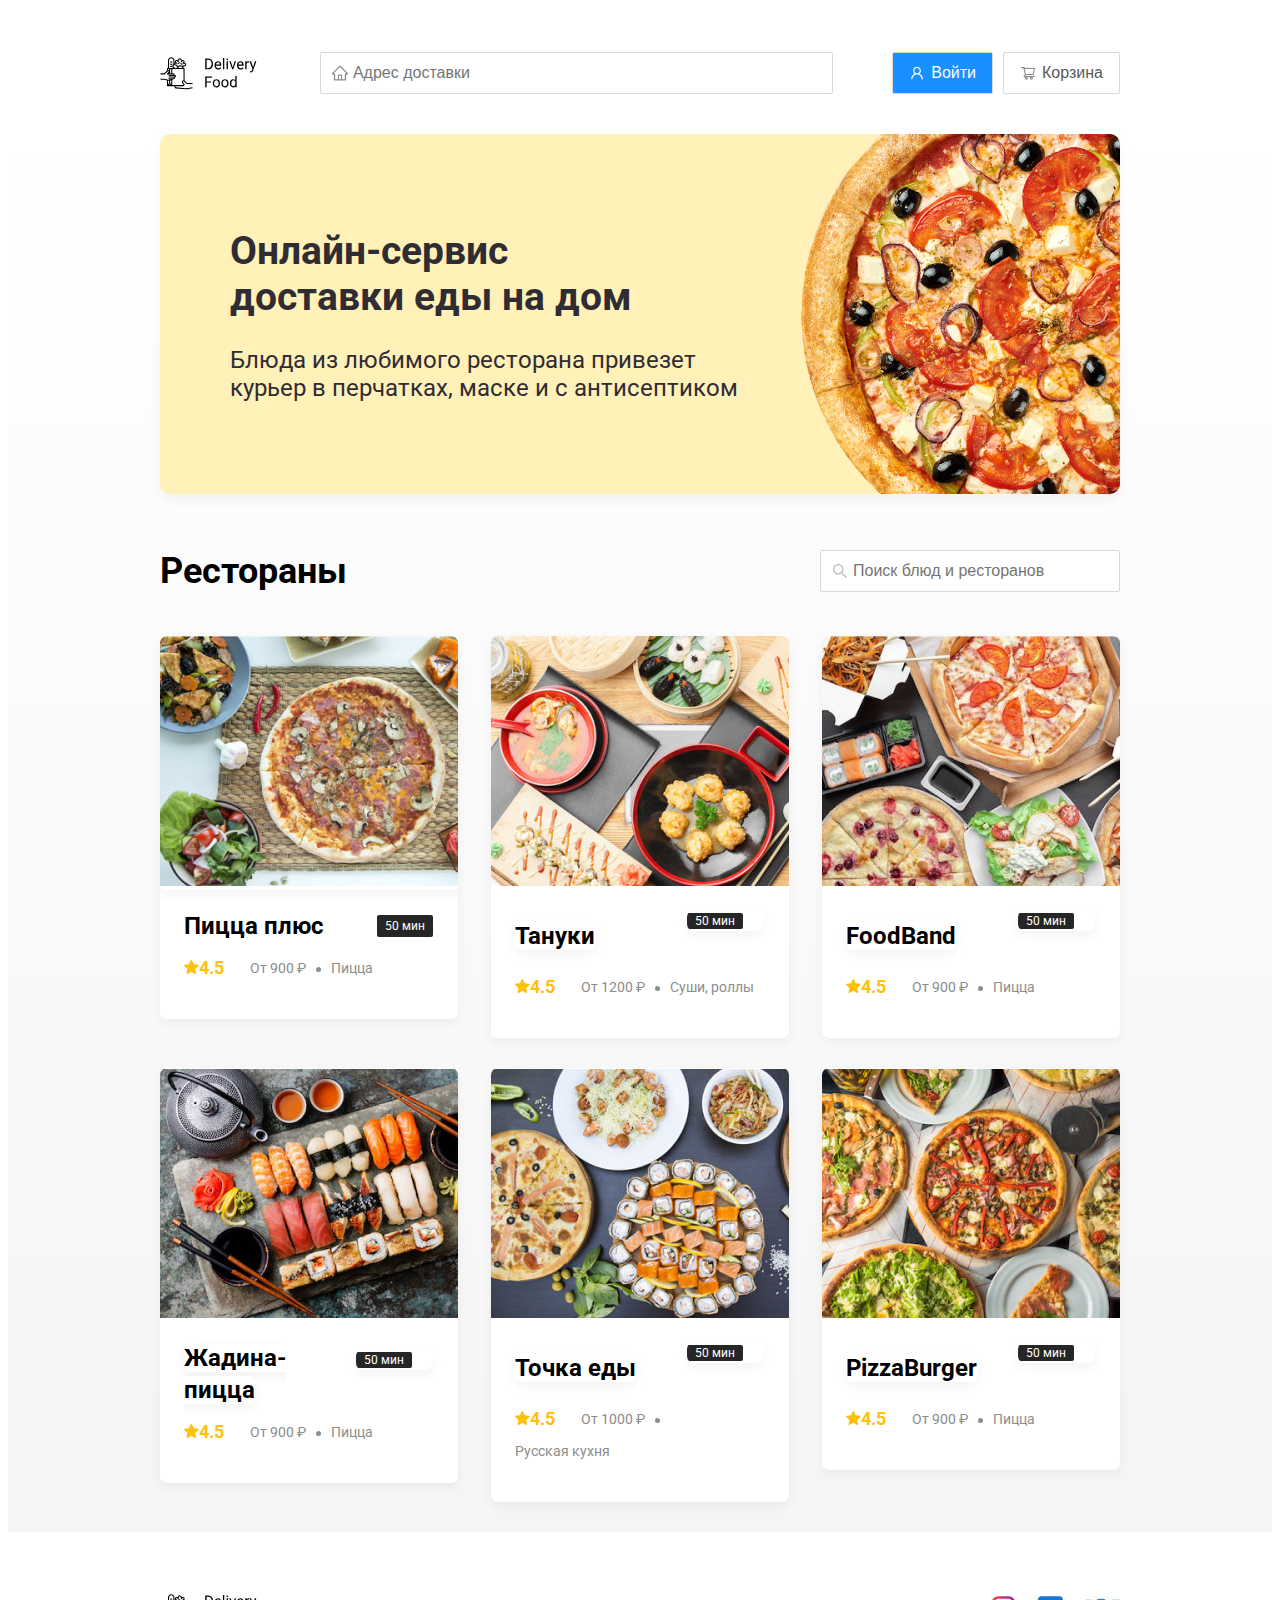
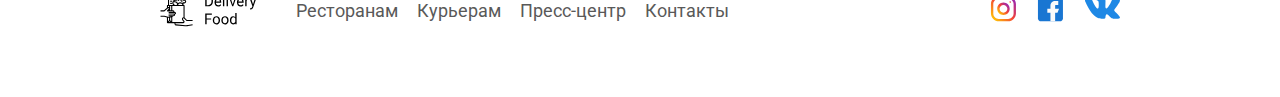
<file: index.html>
<!DOCTYPE html>
<html lang="ru">
<head>
	<meta charset="UTF-8">
	<meta name="viewport" content="width=device-width, initial-scale=1.0">
	<title>Delivery Foot - доставка еды на дом</title>
	<link rel="preconnect" href="https://fonts.gstatic.com">
	<link href="https://fonts.googleapis.com/css2?family=Roboto:wght@400;700&display=swap" rel="stylesheet">
	<link rel="stylesheet" type="text/css" href="css/style.css">

</head>
<body>
<div class="container">
	<header class="header">
		<img src="img/logo.svg" alt="logo" class="logo">
		<input type="text" class="input input-address" placeholder="Адрес доставки">
		<div class="buttons">
			<button class="button button-primary">
				<img src="img/user.svg" alt="user" class="button-icon">
			<span class="button-text">Войти</span>
			</button>
			<button class="button">
			<img src="img/shopping-cart.svg" alt="shopping-cart" class="button-icon">
			<span class="button-text">Корзина</span>
			</button>
		</div>
	</header>
</div>
<!--container-->
<main class="main">
	<div class="container">
		<section class="promo">
		<h1 class="promo-title">Онлайн-сервис </br>доставки еды на дом</h1> 
		<p class="promo-text">
			Блюда из любимого ресторана привезет курьер в перчатках, маске и с антисептиком
		</p>
	</section>
	<section class="restaurants">
		<div class="section-heading">
			<h2 class="section-title">Рестораны</h2>
			<input type="text" class="input input-search" placeholder="Поиск блюд и ресторанов">
		</div>
		<div class="cards">
			<div class="card">
				<body link="#000000" vlink="#000000" alink="#000000"><a href="restaurant2.0.html"class="card"></body>

			<a href="restaurant.html" class="card">
				<img src="img/image.jpg" alt="image" class="card-image">
				<div class="card-text">
					<div class="card-heading">
						<h3 class="card-title">Пицца плюс</h3>

						<span class="card-tag tag">50 мин</span>
					</div>
					</a>
					<!--card-heading-->
					<div class="card-info">
						<div class="rating">
						<img src="img/ratins.svg" alt="ratin" class="rating-star"/>4.5</div>
						<div class="price">От 900 ₽</div>
						<div class="category">Пицца</div>
					</div>
				</div>				
			</div>
			<!--card-->
			<div class="card">
				<img src="img/image1.jpg" alt="image" class="card-image">
				<div class="card-text">
					<div class="card-heading">
						
						<h3 class="card-title">
							<a href="restaurant.html" class="card">
						Тануки</h3>
						<span class="card-tag tag">50 мин</span>
					</div>
					</a>
					<!--card-heading-->
					<div class="card-info">
						<div class="rating">
							<img src="img/ratins.svg" alt="ratin" class="rating-star"/>4.5</div>
						<div class="price">От 1200 ₽</div>
						<div class="category">Суши, роллы</div>
					</div>
				</div>

				
			</div>
			<!--card-->
			<div class="card">
				<img src="img/image2.jpg" alt="image" class="card-image">
				<div class="card-text">
					<div class="card-heading">
						<h3 class="card-title">			<a href="restaurant.html" class="card">
						FoodBand</h3>
						<span class="card-tag tag">50 мин</span>
					</div>
					<!--card-heading-->
					<div class="card-info">
						<div class="rating">
							<img src="img/ratins.svg" alt="ratin" class="rating-star"/>4.5</div>
						<div class="price">От 900 ₽</div>
						<div class="category">Пицца</div>
					</div>
				</div>
</a>
				
			</div>
			<!--card-->
			<div class="card">
				<img src="img/image3.jpg" alt="image" class="card-image">
				<div class="card-text">
					<div class="card-heading">
						<h3 class="card-title">
							<a href="restaurant.html" class="card">
						Жадина-пицца</h3>
						<span class="card-tag tag">50 мин</span>
					</div>
					<!--card-heading-->
					<div class="card-info">
						<div class="rating">
							<img src="img/ratins.svg" alt="ratin" class="rating-star"/>4.5</div>
						<div class="price">От 900 ₽</div>
						<div class="category">Пицца</div>
					</div>
				</div>
</a>
				
			</div>
			<!--card-->
			<div class="card">
				<img src="img/image4.jpg" alt="image" class="card-image">
				<div class="card-text">
					<div class="card-heading">
						<h3 class="card-title">
							<a href="restaurant.html" class="card">
						Точка еды</h3>
						<span class="card-tag tag">50 мин</span>
					</div>
					<!--card-heading-->
					<div class="card-info">
						<div class="rating">
							<img src="img/ratins.svg" alt="ratin" class="rating-star"/>4.5</div>
						<div class="price">От 1000 ₽</div>
						<div class="category">Русская кухня</div>
					</div>
				</div>
</a>
				
			</div>
			<!--card-->
			<div class="card">
				<img src="img/image5.jpg" alt="image" class="card-image">
				<div class="card-text">
					<div class="card-heading">
						<h3 class="card-title">
							<a href="restaurant.html" class="card">
						PizzaBurger</h3>
						<span class="card-tag tag">50 мин</span>
					</div>
					<!--card-heading-->
					<div class="card-info">
						<div class="rating">
							<img src="img/ratins.svg" alt="ratin" class="rating-star"/>4.5</div>
						<div class="price">От 900 ₽</div>
						<div class="category">Пицца</div>
					</div>
				</div>
</a>
				
			</div>
			<!--card-->
		</div>
		<!--cards-->
		
	</section>
	</div>
	<!--/.container-->
	
</main>
<footer class="footer">
	<div class="container">
		<div class="footer-block">
			<img src="img/logo.svg" alt="logo" class="logo footer-logo">
			<nav class="footer-nav">
				<a href="#" class="footer-link">Ресторанам</a>
				<a href="#" class="footer-link">Курьерам</a>
				<a href="#" class="footer-link">Пресс-центр</a>
				<a href="#" class="footer-link">Контакты</a>
			</nav>
			<div class="social-links">
				<a href="#" class="social-link"><img src="img/instagram.svg" alt="instagram"></a>
				<a href="#" class="social-link"><img src="img/fb.svg" alt="facebook"></a>
				<a href="#" class="social-link"><img src="img/vk.svg" alt="vk"></a>
			</div>
		</div>
		
	</div>
</footer>
	
	
</body>
</html>
</file>
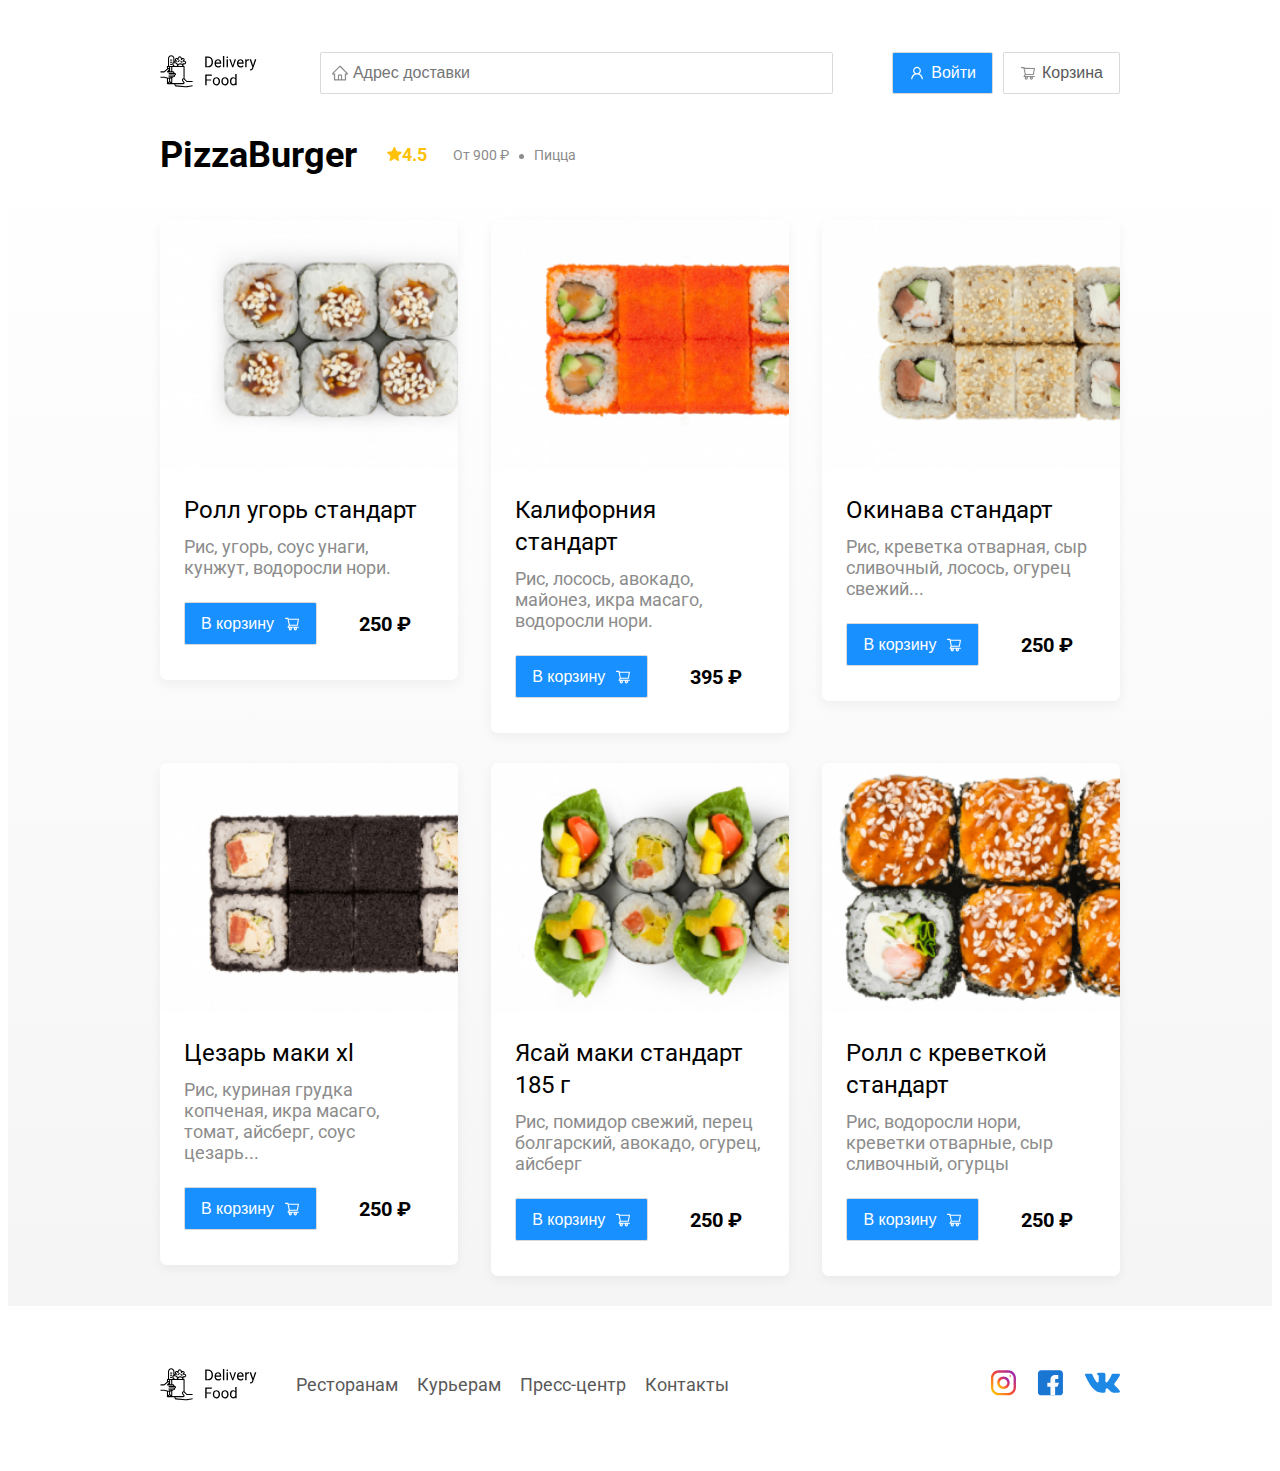
<file: restaurant.html>
<!DOCTYPE html>
<html lang="ru">
<head>
	<meta charset="UTF-8">
	<meta name="viewport" content="width=device-width, initial-scale=1.0">
	<title>PizzaBurger - доставка еды на дом</title>
	<link rel="preconnect" href="https://fonts.gstatic.com">
	<link href="https://fonts.googleapis.com/css2?family=Roboto:wght@400;700&display=swap" rel="stylesheet">

	<link rel="stylesheet" type="text/css" href="css/style.css">
<link
    rel="stylesheet"
    href="https://cdnjs.cloudflare.com/ajax/libs/animate.css/4.1.1/animate.min.css"
  />
</head>
<body>
<div class="container">
	<header class="header">
		<a href="index.html" class="logo animate__animated animate__bounceIn">
		<img src="img/logo.svg" alt="logo" class="logo">
		</a>
		<input type="text" class="input input-address" placeholder="Адрес доставки">
		<div class="buttons">
			<button class="button button-primary">
				<img src="img/user.svg" alt="user" class="button-icon">
			<span class="button-text">Войти</span>
			</button>
			<button class="button" id="card-button">
			<img src="img/shopping-cart.svg" alt="shopping-cart" class="button-icon">
			<span class="button-text">Корзина</span>
			</button>
		</div>
	</header>
</div>
<!--container-->
<main class="main">
	<div class="container">
		
	<section class="restaurants">
		<div class="section-heading">
			<h2 class="section-title">PizzaBurger</h2>
			<div class="card-info">
				<div class="rating">
				<img src="img/ratins.svg" alt="ratin" class="rating-star"/>4.5</div>
				<div class="price">От 900 ₽</div>
				<div class="category">Пицца</div>
			</div>
			<!--card-info-->
		</div>
		<div class="cards">
			<div class="card">
				<img src="img/Roll-standard.jpg" alt="image" class="card-image">
				<div class="card-text">
					<div class="card-heading">
						<h3 class="card-title card-title-reg">Ролл угорь стандарт</h3>
					</div>			
				<!--card-heading-->
				<div class="card-info">
				    <div class="ingredients"> Рис, угорь, соус унаги, кунжут, водоросли нори. </div>
				</div>
				<!--card-info-->
				<div class= "card-buttons">
				    <button class= "button button-primary"> 
				        <span class ="button-card-text"> В корзину </span>  
				        <img src="img/shopping-car-white.svg" alt="shopping-car" class="button-card-image">
				    </button>
				    <strong class="card-price-bold">250 ₽</strong>
				</div>
			</div>
			<!--.card-text-->				
			</div>
			<!--card-->
			<div class="card">
				<img src="img/california.jpg" alt="image" class="card-image">
				<div class="card-text">
					<div class="card-heading">
						<h3 class="card-title card-title-reg">Калифорния стандарт</h3>
					</div>			
				<!--card-heading-->
				<div class="card-info">
				    <div class="ingredients">Рис, лосось, авокадо, майонез, икра масаго, водоросли нори.</div>
				</div>
				<!--card-info-->
				<div class= "card-buttons">
				    <button class= "button button-primary"> 
				        <span class ="button-card-text"> В корзину </span>  
				        <img src="img/shopping-car-white.svg" alt="shopping-car" class="button-card-image">
				    </button>
				    <strong class="card-price-bold">395 ₽</strong>
				</div>
			</div>

				
			</div>
			<!--card-->
			<div class="card">
				<img src="img/Okinawa.jpg" alt="image" class="card-image">
				<div class="card-text">
					<div class="card-heading">
						<h3 class="card-title card-title-reg">Окинава стандарт</h3>
					</div>			
				<!--card-heading-->
				<div class="card-info">
				    <div class="ingredients">  Рис, креветка отварная, сыр сливочный, лосось, огурец свежий... </div>
				</div>
				<!--card-info-->
				<div class= "card-buttons">
				    <button class= "button button-primary"> 
				        <span class ="button-card-text"> В корзину </span>  
				        <img src="img/shopping-car-white.svg" alt="shopping-car" class="button-card-image">
				    </button>
				    <strong class="card-price-bold">250 ₽</strong>
				</div>
			</div>
				
			</div>
			<!--card-->
			<div class="card">
				<img src="img/Maki.jpg" alt="image" class="card-image">
				<div class="card-text">
					<div class="card-heading">
						<h3 class="card-title card-title-reg">Цезарь маки хl</h3>
					</div>			
				<!--card-heading-->
				<div class="card-info">
				    <div class="ingredients">Рис, куриная грудка копченая, икра масаго, томат, айсберг, соус цезарь... </div>
				</div>
				<!--card-info-->
				<div class= "card-buttons">
				    <button class= "button button-primary"> 
				        <span class ="button-card-text"> В корзину </span>  
				        <img src="img/shopping-car-white.svg" alt="shopping-car" class="button-card-image">
				    </button>
				    <strong class="card-price-bold">250 ₽</strong>
				</div>
			</div>

				
			</div>
			<!--card-->
			<div class="card">
				<img src="img/Yasa-Maki.jpg" alt="image" class="card-image">
				<div class="card-text">
					<div class="card-heading">
						<h3 class="card-title card-title-reg">Ясай маки стандарт 185 г</h3>
					</div>			
				<!--card-heading-->
				<div class="card-info">
				    <div class="ingredients"> Рис, помидор свежий, перец болгарский, авокадо, огурец, айсберг</div>
				</div>
				<!--card-info-->
				<div class= "card-buttons">
				    <button class= "button button-primary"> 
				        <span class ="button-card-text"> В корзину </span>  
				        <img src="img/shopping-car-white.svg" alt="shopping-car" class="button-card-image">
				    </button>
				    <strong class="card-price-bold">250 ₽</strong>
				</div>
			</div>

				
			</div>
			<!--card-->
			<div class="card">
				<img src="img/Shrimp-roll.jpg" alt="image" class="card-image">
				<div class="card-text">
					<div class="card-heading">
						<h3 class="card-title card-title-reg">Ролл с креветкой стандарт</h3>
					</div>			
				<!--card-heading-->
				<div class="card-info">
				    <div class="ingredients">Рис, водоросли нори, креветки отварные, сыр сливочный, огурцы </div>
				</div>
				<!--card-info-->
				<div class= "card-buttons">
				    <button class= "button button-primary"> 
				        <span class ="button-card-text"> В корзину </span>  
				        <img src="img/shopping-car-white.svg" alt="shopping-car" class="button-card-image">
				    </button>
				    <strong class="card-price-bold">250 ₽</strong>
				</div>
			</div>

				
			</div>
			<!--card-->
		</div>
		<!--cards-->
		
	</section>
	</div>
	<!--/.container-->
	
</main>
<footer class="footer">
	<div class="container">
		<div class="footer-block">
			<img src="img/logo.svg" alt="logo" class="logo footer-logo animate__animated animate__bounceIn">
			<nav class="footer-nav">
				<a href="#" class="footer-link">Ресторанам</a>
				<a href="#" class="footer-link">Курьерам</a>
				<a href="#" class="footer-link">Пресс-центр</a>
				<a href="#" class="footer-link">Контакты</a>
			</nav>
			<div class="social-links">
				<a href="#" class="social-link"><img src="img/instagram.svg" alt="instagram" class="animate__animated animate__pulse"></a>
				<a href="#" class="social-link"><img src="img/fb.svg" alt="facebook" class="animate__animated animate__pulse"></a>
				<a href="#" class="social-link"><img src="img/vk.svg" alt="vk" class="animate__animated animate__pulse"></a>
			</div>
		</div>
		
	</div>
</footer>
	<div class="modal">
		<div class="modal-dialog">
			<div class="modal-header">
			<h3 class="modal-title">Корзина</h3>
			<button class="close">&times;</button>
			</div>
			<!--modal-heder-->
			<div class="modal-body">
				<div class="foot-row">
					<span class="foot-name">Ролл угорь стандарт</span>
					<strong class="foot-price">250 ₽</strong>
					<div class="foot-counter">
						<button class="counter-button">-</button>
						<span class="counter">1</span>
						<button class="counter-button">+</button>
					</div>
				</div>
				<!--foot-row-->
				<div class="foot-row">
					<span class="foot-name">Ролл угорь стандарт</span>
					<strong class="foot-price">250 ₽</strong>
					<div class="foot-counter">
						<button class="counter-button">-</button>
						<span class="counter">1</span>
						<button class="counter-button">+</button>
					</div>
				</div>
				<!--foot-row-->
				<div class="foot-row">
					<span class="foot-name">Ролл угорь стандарт</span>
					<strong class="foot-price">250 ₽</strong>
					<div class="foot-counter">
						<button class="counter-button">-</button>
						<span class="counter">1</span>
						<button class="counter-button">+</button>
					</div>
				</div>
				<!--foot-row-->
				<div class="foot-row">
					<span class="foot-name">Ролл угорь стандарт</span>
					<strong class="foot-price">250 ₽</strong>
					<div class="foot-counter">
						<button class="counter-button">-</button>
						<span class="counter">1</span>
						<button class="counter-button">+</button>
					</div>
				</div>
				<!--foot-row-->
				<div class="foot-row">
					<span class="foot-name">Ролл угорь стандарт</span>
					<strong class="foot-price">250 ₽</strong>
					<div class="foot-counter">
						<button class="counter-button">-</button>
						<span class="counter">1</span>
						<button class="counter-button">+</button>
					</div>
				</div>
				<!--foot-row-->
			</div>
			<!--modal-body-->
			<div class="modal-footer">
				<span class="modal-pricetag">1250p</span>
			
			<div class="footer-buttons">
				<button class="button button-primary">Оформить заказ</button>
				<button class="button">Отмена</button>
				</div>
			</div>
		</div>
	</div>
	<script src="js/main.js"></script>
</body>
</html>
</file>
<file: css/style.css>
*{
	box-sizing: border-box;
}
body{
	font-family: 'Roboto', sans-serif;
	padding-top: 44px;
}
.container{
	max-width: 1200px;
	margin: auto;
}
.header{
	display: flex;
	align-items: center;
	justify-content: space-between;
	margin-bottom: 40px;

}
.input {
	background: #FFFFFF;
	border: 1px solid #D9D9D9;
	border-radius: 2px;
	font-size: 16px;
	line-height: 24px;
	padding: 8px;
	background-repeat: no-repeat;
	background-position: left 10px center;
	padding-left: 32px;
}
.input-address{
	flex: 0.8;	
	background-image: url(../img/home.svg);
	
}
.input-search{
	width: 300px;	
	background-image: url(../img/search.svg);
	margin-left: auto; 
}
.buttons{
	display: flex;
	align-items: center;
}
.button{
	display: flex;
	align-items: center;
	padding: 8px 16px;
	background: #FFFFFF;
	border: 1px solid #D9D9D9;
	box-sizing: border-box;
	box-shadow: 0px 0px 2px rgba(0, 0, 0, 0.0015);
	border-radius: 2px;
	color: #595959;
	font-size: 16px;
	line-height: 24px;

}
.button-primary{
	background: #1890FF;
	border: 1px solid #D9D9D9;
	color: #fff;
	margin-right: 10px;	
}
.button-icon{
	margin-right: 6px;
	vertical-align: middle;
	    
}
.button-text {
	vertical-align: middle;
}
.button-card-text {
	margin-right: 10px;
}
.promo{
	box-shadow: 0px 7px 12px rgba(158, 158, 163, 0.1);
	background: #FFF1B8 url(../img/promo-image.png) no-repeat top -100px right -247px / 924px;
	border-radius: 10px;
	padding: 68px 70px;
	margin-bottom: 56px;
}
.promo-title{
	font-style: normal;
	font-weight: bold;
	font-size: 39px;
	line-height: 46px;
	color: #302C34;
}
.promo-text {
	font-style: normal;
	font-weight: normal;
	font-size: 24px;
	line-height: 28px;
	color: #302C34;
	max-width: 538px;
}
.main {
	background: linear-gradient(180deg, rgba(245, 245, 245, 0) 1.04%, #F5F5F5 100%);
}
.section-heading {
    display: flex;
    align-items: center;
    
    margin-bottom: 44px;
}
.section-title {
	font-style: normal;
	font-weight: bold;
	font-size: 36px;
	line-height: 42px;
	color: #000000;
	margin: 0;
	margin-right: 30px; 
}
.card {
	background: #FFFFFF;
	box-shadow: 0px 4px 12px rgba(0, 0, 0, 0.05);
	border-radius: 7px;
	overflow: hidden;
	margin-bottom: 30px;
	flex-basis: 31%;
	text-decoration: none;
}
.cards {
	display: flex;
	flex-wrap: wrap;
	justify-content: space-between;
	align-items: flex-start;
}
.card-image {
	width: 384px;
	height: 250px;
	object-fit: cover;
}
.card-text{
	padding-top: 20px;
	padding-bottom: 35px;
	padding-left: 24px;
	padding-right: 25px;
}
.card-heading {
	display: flex;
	justify-content: space-between;
	align-items: center;
	margin-bottom: 10px;
}
.card-title {
	margin: 0;
	font-style: normal;
	font-weight: bold;
	font-size: 24px;
	line-height: 32px;
}
.card-title-reg {
	font-weight: 400;
}
.card-tag {
	font-style: normal;
	font-weight: normal;
	font-size: 12px;
	line-height: 20px;
	color: #FFFFFF;
	background: #262626;
	border-radius: 2px;
	padding: 1px 8px;
}
.card-info {
	display: flex;
	align-items: center;
	flex-wrap: wrap;
}
.card-buttons{
	display: flex;
	align-items: center;
	margin-top: 24px;
}
.card-price-bold{
	font-weight: bold;
	font-size:20px;
	line-height: 32px;
	margin-left: 32px; 
}
.rating {
	margin-right: 26px;
	color: #FFC107;
	font-weight: bold;
	font-size: 18px;
	line-height: 32px;
}
.price,
.category {
	color: #8C8C8C;
	font-size: 18px;
	line-height: 32px;
}

.price{
	margin-right: 10px;
}
.ingredients {
	color: #8C8C8C;
	font-size: 18px;
	line-height: 21px;
}
.category {
	text-overflow: ellipsis;
	white-space: nowrap; 
	overflow: hidden;
	max-width: 150px;
}
.price:after {
	content: "";
	width: 5px;
	height: 5px;
	background: #8C8C8C;
	display: inline-block;
	vertical-align: middle;
	border-radius: 50%;
	margin-left: 10px;
}
.footer {
	padding: 60px 0;
}
.footer-block {
	display: flex;
	align-items: center;
	justify-content: space-between;
}
.footer-link {
	display: inline-block;
	color: #595959;
	font-style: normal;
	font-weight: normal;
	font-size: 18px;
	line-height: 21px;
	text-decoration: none;
}
.footer-link:not(:last-child) {
	margin-right: 15px;
}
.footer-nav {
	margin-left: 35px;
	margin-right: auto;
}
.social-links {
	display: flex;
	align-items: center;
}
.social-link:not(:last-child){
	margin-right: 21px;
}
.modal{
	display: flex;
display: none;
position: fixed;
left: 0;
top: 0;
width: 100%;
height: 100%;
background: rgba(0, 0, 0, 0.4);
}


.is-open{
	display: flex;

}
.modal-dialog{
max-width: 780px;
width: 95%;
height: 552.76px;
background: #FFFFFF;
border-radius: 5px;
margin: auto;
padding: 40px 45px;
}
.modal-header{
	display: flex;
	align-items: center;
	justify-content: space-between;
	margin-bottom: 45px;
}
.modal-title{
margin: 0;
font-weight: bold;
font-size: 36px;
line-height: 42px;
color: #000000;
}
.close{
font-size: 50px;
border: none;
background-color: transparent;
}
.modal-body{
	margin-bottom: 52px; 
}
.foot-row{
	display: flex;
	align-items: flex-start;
	justify-content: space-between;
	padding-bottom: 8px;
	border-bottom: 1px solid #D9D9D9;
	margin-bottom: 15px;
}
.foot-name{
	font-weight: normal;
	font-size: 18px;
	line-height:32px;
}
.foot-price{
	margin-left: auto;
	margin-right: 47px;
	font-weight: bold;
	font-size: 20px;
	line-height: 32px;
}
.counter-button{
	display: flex;
	align-items: center;
	justify-content: center;
	background: #FFFFFF;
	border: 1px solid #40A9FF;
	box-sizing: border-box;
	border-radius: 2px; 
	font-weight: normal;
	font-size: 14px;
	line-height: 22px;
	color: #40A9FF;
}
.foot-counter{
	display: flex;
	align-items: center;
}
.counter{
	font-size: 16px;
	line-height: 24px;
	margin-left: 10px;
	margin-right: 10px;
}
.modal-footer{
	display: flex;
	align-items: center;
	justify-content:space-between;
}
.footer-buttons{
	display: flex;
	align-items: center;
}
.modal-pricetag{
	color: #FAFAFA;
	background: #262626;
	border-radius: 5px;
	padding:  15px 20px;
	font-size: 20px;
	line-height: 23px;

}
@media (max-width: 1366px) {
	.container {
		max-width: 960px; 
	}
	.promo {
		background-position: center right -300px; 
		background-size: 750px;
	}
	.category,
	.price {
		font-size: 14px;
	}
}
</file>
